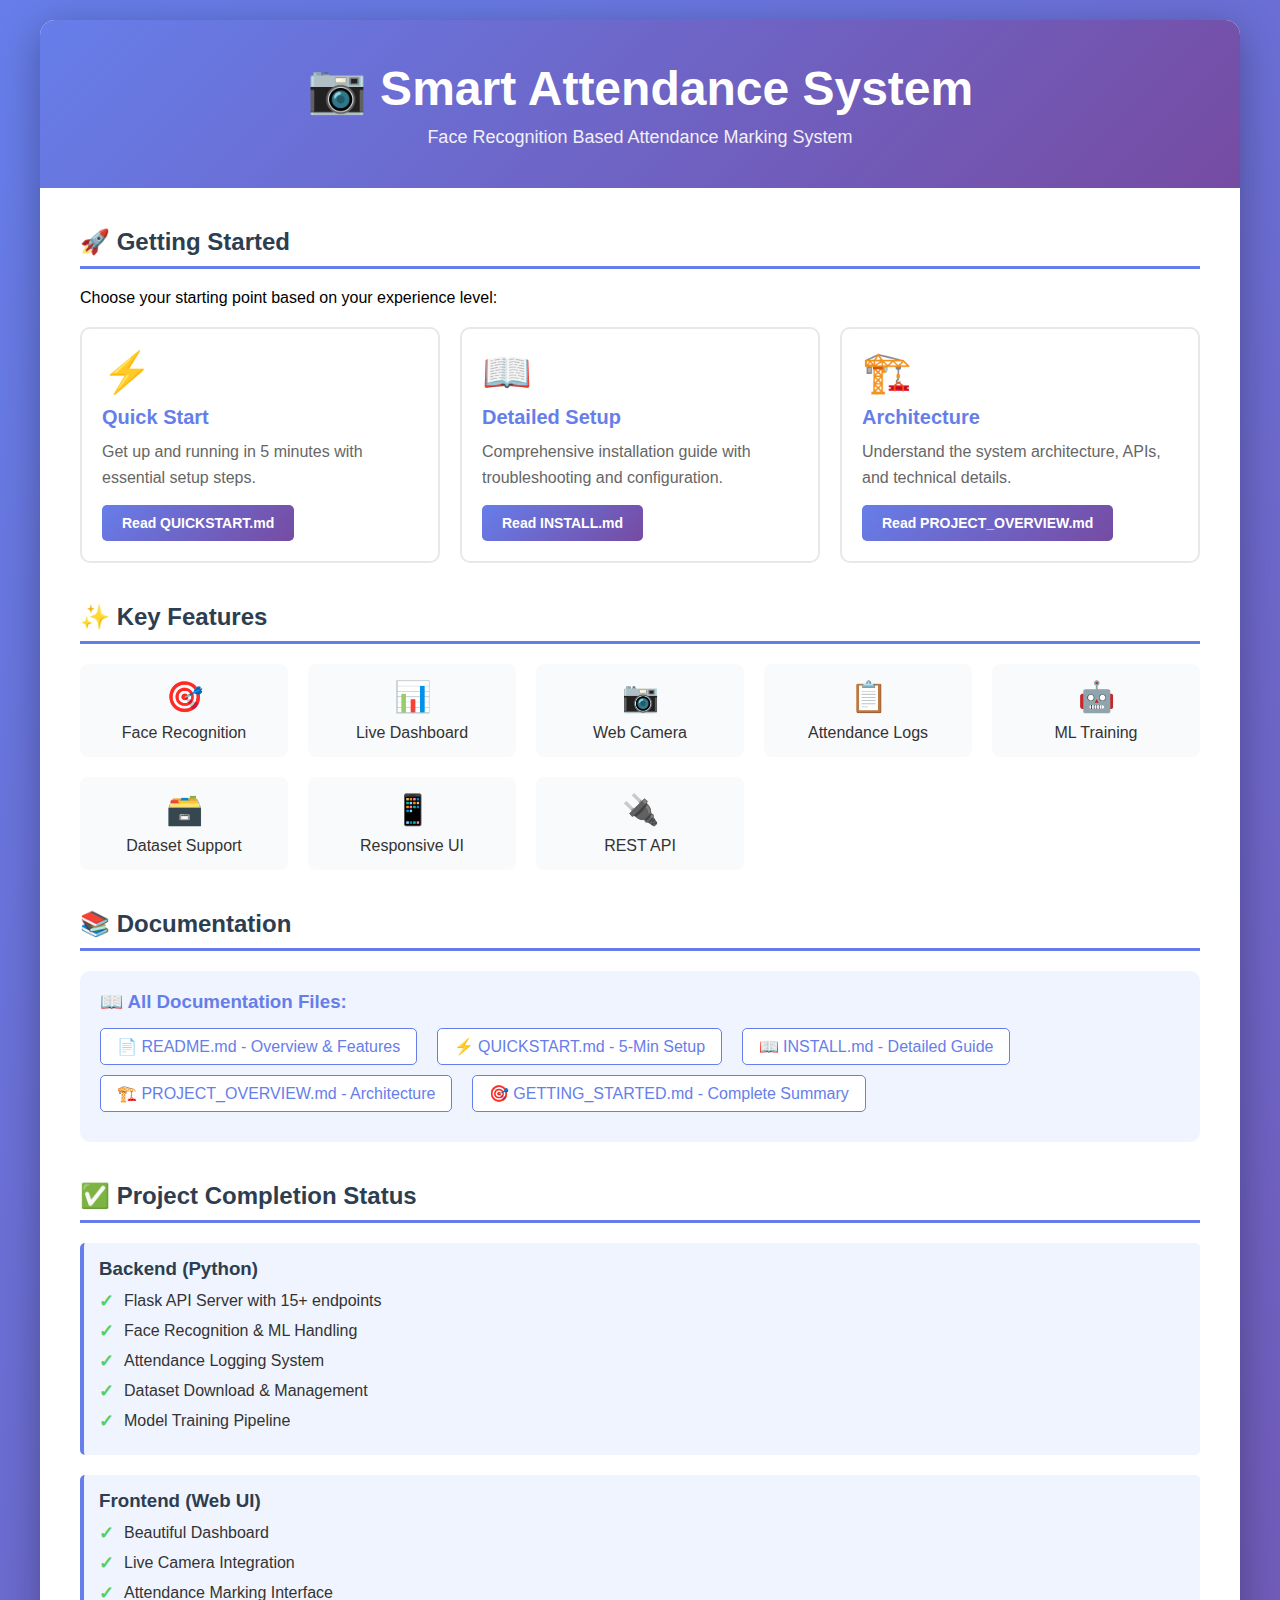
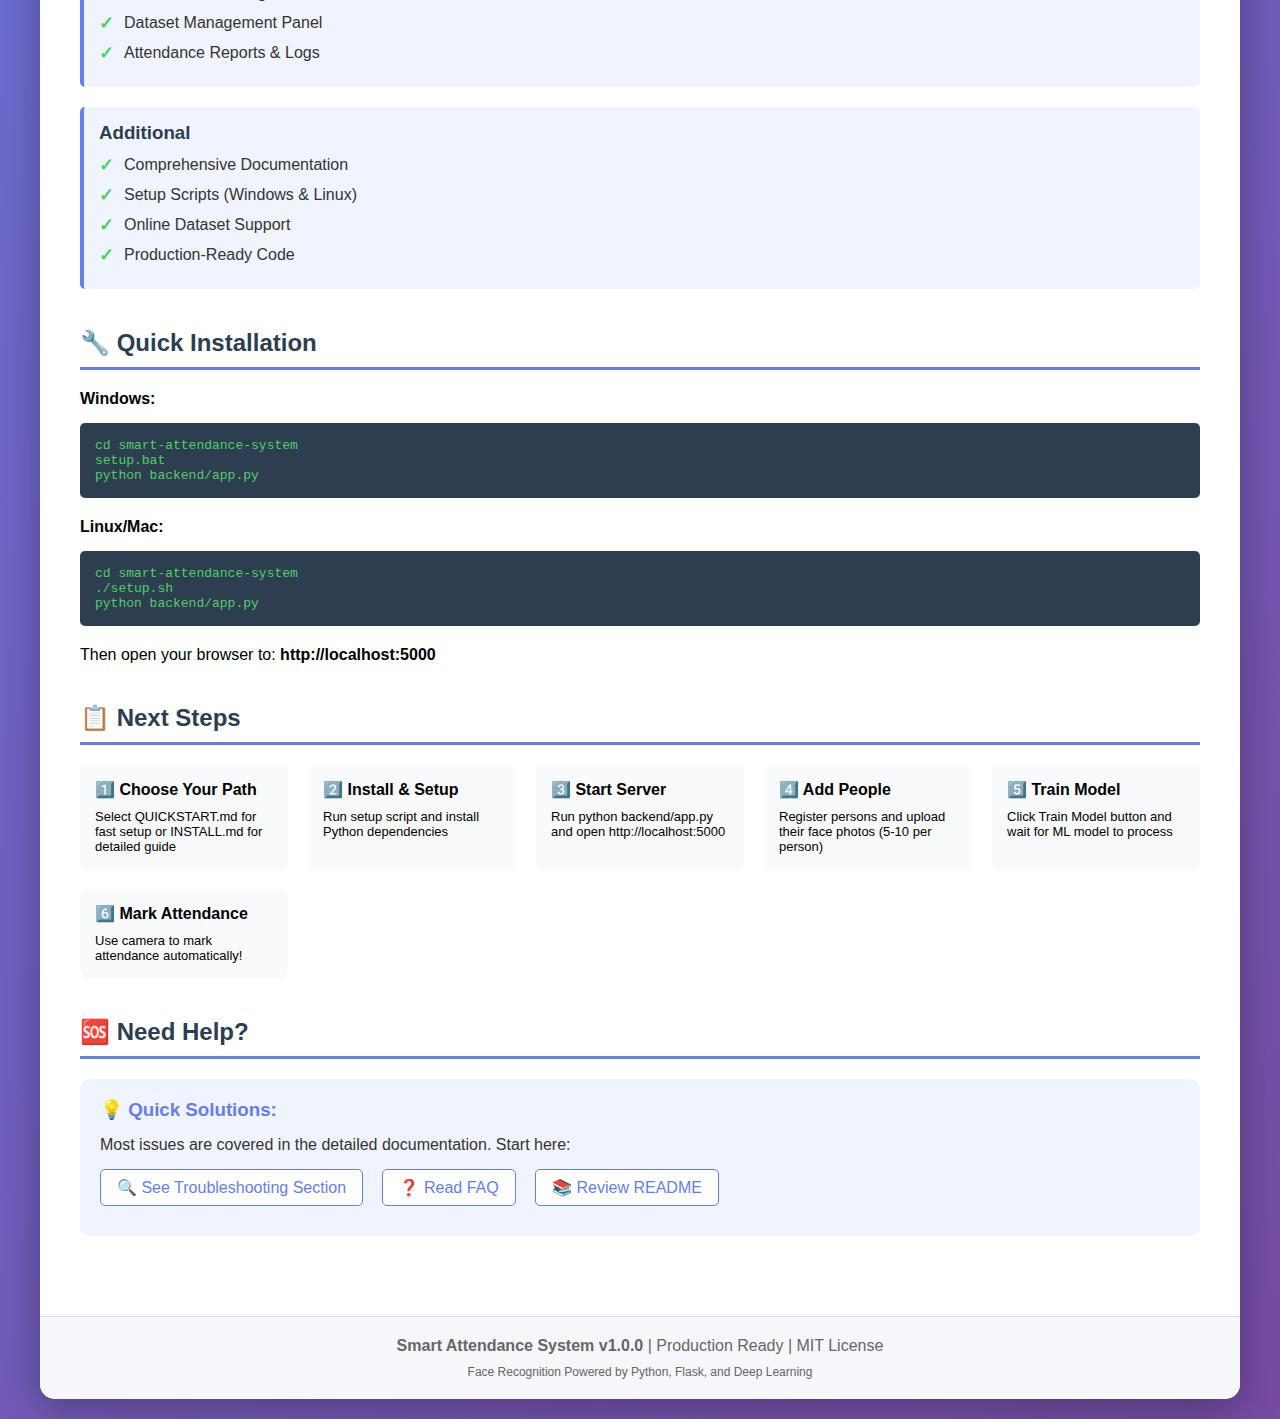
<file: smart-attendance-system/index.html>
<!DOCTYPE html>
<html lang="en">
<head>
    <meta charset="UTF-8">
    <meta name="viewport" content="width=device-width, initial-scale=1.0">
    <title>Smart Attendance System - Documentation</title>
    <style>
        * {
            margin: 0;
            padding: 0;
            box-sizing: border-box;
        }
        
        body {
            font-family: 'Segoe UI', Tahoma, Geneva, Verdana, sans-serif;
            background: linear-gradient(135deg, #667eea 0%, #764ba2 100%);
            min-height: 100vh;
            padding: 20px;
        }
        
        .container {
            max-width: 1200px;
            margin: 0 auto;
            background: white;
            border-radius: 15px;
            box-shadow: 0 10px 40px rgba(0, 0, 0, 0.3);
            overflow: hidden;
        }
        
        .header {
            background: linear-gradient(135deg, #667eea 0%, #764ba2 100%);
            color: white;
            padding: 40px;
            text-align: center;
        }
        
        .header h1 {
            font-size: 48px;
            margin-bottom: 10px;
        }
        
        .header p {
            font-size: 18px;
            opacity: 0.9;
        }
        
        .content {
            padding: 40px;
        }
        
        .section {
            margin-bottom: 40px;
        }
        
        .section h2 {
            color: #2c3e50;
            margin-bottom: 20px;
            border-bottom: 3px solid #667eea;
            padding-bottom: 10px;
        }
        
        .cards {
            display: grid;
            grid-template-columns: repeat(auto-fit, minmax(250px, 1fr));
            gap: 20px;
            margin-top: 20px;
        }
        
        .card {
            background: white;
            border: 2px solid #e8e8e8;
            border-radius: 10px;
            padding: 20px;
            transition: all 0.3s ease;
            cursor: pointer;
        }
        
        .card:hover {
            border-color: #667eea;
            box-shadow: 0 5px 15px rgba(102, 126, 234, 0.2);
            transform: translateY(-5px);
        }
        
        .card h3 {
            color: #667eea;
            margin-bottom: 10px;
            font-size: 20px;
        }
        
        .card p {
            color: #666;
            line-height: 1.6;
            margin-bottom: 15px;
        }
        
        .card-icon {
            font-size: 40px;
            margin-bottom: 10px;
        }
        
        .btn {
            display: inline-block;
            padding: 10px 20px;
            background: linear-gradient(135deg, #667eea 0%, #764ba2 100%);
            color: white;
            text-decoration: none;
            border-radius: 5px;
            transition: all 0.3s ease;
            border: none;
            cursor: pointer;
            font-size: 14px;
            font-weight: 600;
        }
        
        .btn:hover {
            transform: translateY(-2px);
            box-shadow: 0 5px 15px rgba(102, 126, 234, 0.4);
        }
        
        .features {
            display: grid;
            grid-template-columns: repeat(auto-fit, minmax(200px, 1fr));
            gap: 20px;
            margin-top: 20px;
        }
        
        .feature {
            padding: 15px;
            background: #f9fafb;
            border-radius: 8px;
            text-align: center;
        }
        
        .feature-icon {
            font-size: 30px;
            margin-bottom: 10px;
        }
        
        .feature-text {
            color: #333;
            font-weight: 500;
        }
        
        .quick-links {
            background: #f0f4ff;
            padding: 20px;
            border-radius: 10px;
            margin-top: 20px;
        }
        
        .quick-links h3 {
            color: #667eea;
            margin-bottom: 15px;
        }
        
        .quick-links a {
            display: inline-block;
            margin-right: 15px;
            margin-bottom: 10px;
            padding: 8px 16px;
            background: white;
            color: #667eea;
            text-decoration: none;
            border-radius: 5px;
            border: 1px solid #667eea;
            transition: all 0.3s ease;
        }
        
        .quick-links a:hover {
            background: #667eea;
            color: white;
        }
        
        .status {
            background: #f0f4ff;
            border-left: 4px solid #667eea;
            padding: 15px;
            border-radius: 5px;
            margin-top: 20px;
        }
        
        .status h3 {
            color: #2c3e50;
            margin-bottom: 10px;
        }
        
        .status-item {
            display: flex;
            align-items: center;
            margin: 8px 0;
            color: #333;
        }
        
        .status-item::before {
            content: "✓";
            color: #51cf66;
            font-weight: bold;
            margin-right: 10px;
            font-size: 18px;
        }
        
        .footer {
            background: #f5f7fa;
            padding: 20px;
            text-align: center;
            color: #666;
            border-top: 1px solid #ddd;
        }
        
        .code-block {
            background: #2c3e50;
            color: #51cf66;
            padding: 15px;
            border-radius: 5px;
            font-family: 'Courier New', monospace;
            font-size: 13px;
            overflow-x: auto;
            margin: 15px 0;
        }
    </style>
</head>
<body>
    <div class="container">
        <div class="header">
            <h1>📷 Smart Attendance System</h1>
            <p>Face Recognition Based Attendance Marking System</p>
        </div>
        
        <div class="content">
            <!-- Getting Started Section -->
            <div class="section">
                <h2>🚀 Getting Started</h2>
                <p>Choose your starting point based on your experience level:</p>
                
                <div class="cards">
                    <div class="card">
                        <div class="card-icon">⚡</div>
                        <h3>Quick Start</h3>
                        <p>Get up and running in 5 minutes with essential setup steps.</p>
                        <button class="btn" onclick="window.location.href='QUICKSTART.md'">Read QUICKSTART.md</button>
                    </div>
                    
                    <div class="card">
                        <div class="card-icon">📖</div>
                        <h3>Detailed Setup</h3>
                        <p>Comprehensive installation guide with troubleshooting and configuration.</p>
                        <button class="btn" onclick="window.location.href='INSTALL.md'">Read INSTALL.md</button>
                    </div>
                    
                    <div class="card">
                        <div class="card-icon">🏗️</div>
                        <h3>Architecture</h3>
                        <p>Understand the system architecture, APIs, and technical details.</p>
                        <button class="btn" onclick="window.location.href='PROJECT_OVERVIEW.md'">Read PROJECT_OVERVIEW.md</button>
                    </div>
                </div>
            </div>
            
            <!-- Key Features -->
            <div class="section">
                <h2>✨ Key Features</h2>
                <div class="features">
                    <div class="feature">
                        <div class="feature-icon">🎯</div>
                        <div class="feature-text">Face Recognition</div>
                    </div>
                    <div class="feature">
                        <div class="feature-icon">📊</div>
                        <div class="feature-text">Live Dashboard</div>
                    </div>
                    <div class="feature">
                        <div class="feature-icon">📷</div>
                        <div class="feature-text">Web Camera</div>
                    </div>
                    <div class="feature">
                        <div class="feature-icon">📋</div>
                        <div class="feature-text">Attendance Logs</div>
                    </div>
                    <div class="feature">
                        <div class="feature-icon">🤖</div>
                        <div class="feature-text">ML Training</div>
                    </div>
                    <div class="feature">
                        <div class="feature-icon">🗃️</div>
                        <div class="feature-text">Dataset Support</div>
                    </div>
                    <div class="feature">
                        <div class="feature-icon">📱</div>
                        <div class="feature-text">Responsive UI</div>
                    </div>
                    <div class="feature">
                        <div class="feature-icon">🔌</div>
                        <div class="feature-text">REST API</div>
                    </div>
                </div>
            </div>
            
            <!-- Quick Links -->
            <div class="section">
                <h2>📚 Documentation</h2>
                <div class="quick-links">
                    <h3>📖 All Documentation Files:</h3>
                    <a href="README.md">📄 README.md - Overview & Features</a>
                    <a href="QUICKSTART.md">⚡ QUICKSTART.md - 5-Min Setup</a>
                    <a href="INSTALL.md">📖 INSTALL.md - Detailed Guide</a>
                    <a href="PROJECT_OVERVIEW.md">🏗️ PROJECT_OVERVIEW.md - Architecture</a>
                    <a href="GETTING_STARTED.md">🎯 GETTING_STARTED.md - Complete Summary</a>
                </div>
            </div>
            
            <!-- Project Status -->
            <div class="section">
                <h2>✅ Project Completion Status</h2>
                <div class="status">
                    <h3>Backend (Python)</h3>
                    <div class="status-item">Flask API Server with 15+ endpoints</div>
                    <div class="status-item">Face Recognition & ML Handling</div>
                    <div class="status-item">Attendance Logging System</div>
                    <div class="status-item">Dataset Download & Management</div>
                    <div class="status-item">Model Training Pipeline</div>
                </div>
                
                <div class="status" style="margin-top: 20px;">
                    <h3>Frontend (Web UI)</h3>
                    <div class="status-item">Beautiful Dashboard</div>
                    <div class="status-item">Live Camera Integration</div>
                    <div class="status-item">Attendance Marking Interface</div>
                    <div class="status-item">Dataset Management Panel</div>
                    <div class="status-item">Attendance Reports & Logs</div>
                </div>
                
                <div class="status" style="margin-top: 20px;">
                    <h3>Additional</h3>
                    <div class="status-item">Comprehensive Documentation</div>
                    <div class="status-item">Setup Scripts (Windows & Linux)</div>
                    <div class="status-item">Online Dataset Support</div>
                    <div class="status-item">Production-Ready Code</div>
                </div>
            </div>
            
            <!-- Installation Command -->
            <div class="section">
                <h2>🔧 Quick Installation</h2>
                <p><strong>Windows:</strong></p>
                <div class="code-block">
cd smart-attendance-system<br>
setup.bat<br>
python backend/app.py
                </div>
                
                <p style="margin-top: 20px;"><strong>Linux/Mac:</strong></p>
                <div class="code-block">
cd smart-attendance-system<br>
./setup.sh<br>
python backend/app.py
                </div>
                
                <p style="margin-top: 20px;">Then open your browser to: <strong>http://localhost:5000</strong></p>
            </div>
            
            <!-- Next Steps -->
            <div class="section">
                <h2>📋 Next Steps</h2>
                <div class="features">
                    <div class="feature" style="text-align: left;">
                        <div style="font-weight: bold; margin-bottom: 10px;">1️⃣ Choose Your Path</div>
                        <p style="font-size: 13px;">Select QUICKSTART.md for fast setup or INSTALL.md for detailed guide</p>
                    </div>
                    <div class="feature" style="text-align: left;">
                        <div style="font-weight: bold; margin-bottom: 10px;">2️⃣ Install & Setup</div>
                        <p style="font-size: 13px;">Run setup script and install Python dependencies</p>
                    </div>
                    <div class="feature" style="text-align: left;">
                        <div style="font-weight: bold; margin-bottom: 10px;">3️⃣ Start Server</div>
                        <p style="font-size: 13px;">Run python backend/app.py and open http://localhost:5000</p>
                    </div>
                    <div class="feature" style="text-align: left;">
                        <div style="font-weight: bold; margin-bottom: 10px;">4️⃣ Add People</div>
                        <p style="font-size: 13px;">Register persons and upload their face photos (5-10 per person)</p>
                    </div>
                    <div class="feature" style="text-align: left;">
                        <div style="font-weight: bold; margin-bottom: 10px;">5️⃣ Train Model</div>
                        <p style="font-size: 13px;">Click Train Model button and wait for ML model to process</p>
                    </div>
                    <div class="feature" style="text-align: left;">
                        <div style="font-weight: bold; margin-bottom: 10px;">6️⃣ Mark Attendance</div>
                        <p style="font-size: 13px;">Use camera to mark attendance automatically!</p>
                    </div>
                </div>
            </div>
            
            <!-- Support Section -->
            <div class="section">
                <h2>🆘 Need Help?</h2>
                <div class="quick-links">
                    <h3>💡 Quick Solutions:</h3>
                    <p style="margin-bottom: 15px; color: #333;">
                        Most issues are covered in the detailed documentation. Start here:
                    </p>
                    <a href="INSTALL.md#troubleshooting">🔍 See Troubleshooting Section</a>
                    <a href="INSTALL.md#faq">❓ Read FAQ</a>
                    <a href="README.md">📚 Review README</a>
                </div>
            </div>
        </div>
        
        <div class="footer">
            <p><strong>Smart Attendance System v1.0.0</strong> | Production Ready | MIT License</p>
            <p style="margin-top: 10px; font-size: 12px;">Face Recognition Powered by Python, Flask, and Deep Learning</p>
        </div>
    </div>
</body>
</html>
</file>
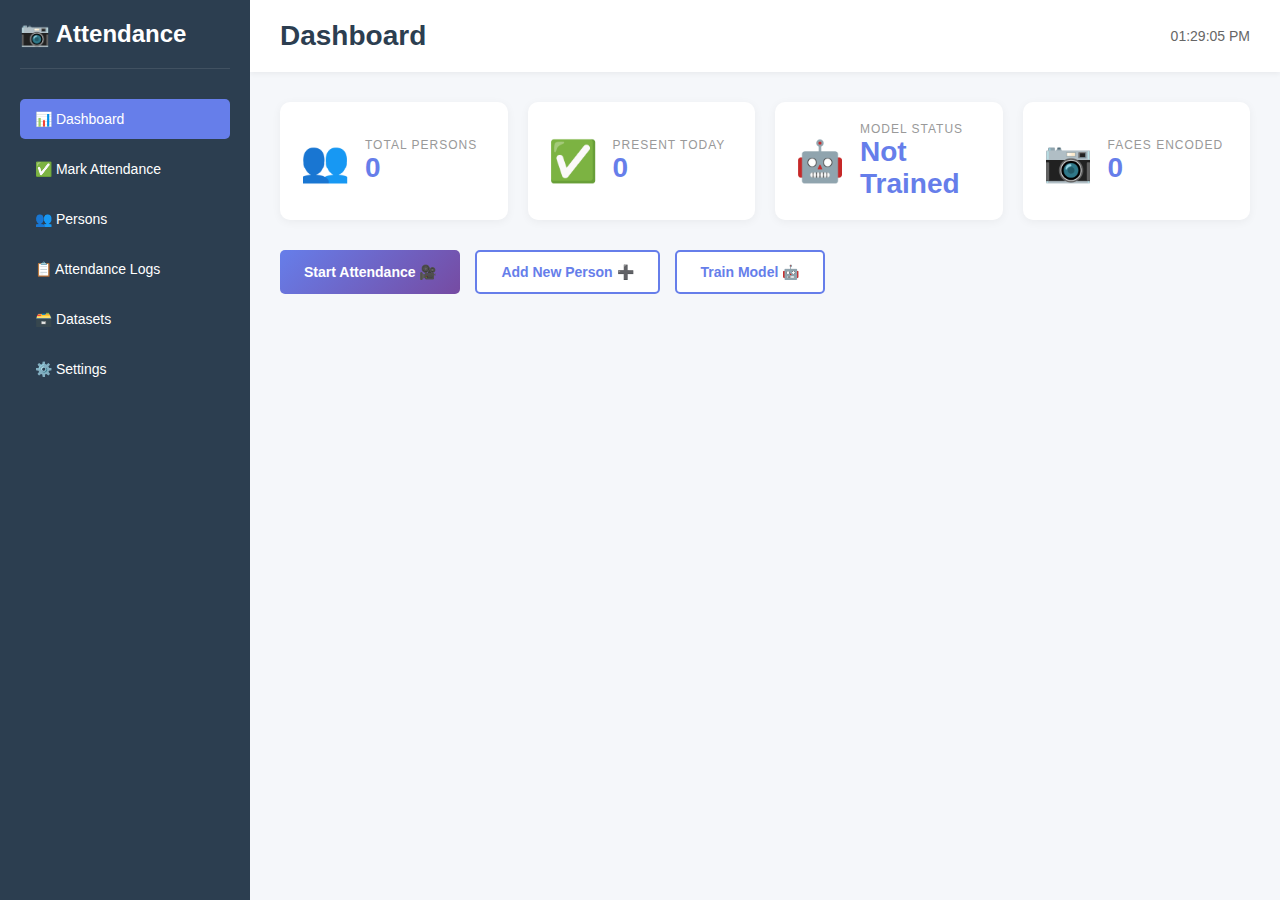
<file: smart-attendance-system/frontend/index.html>
<!DOCTYPE html>
<html lang="en">
<head>
    <meta charset="UTF-8">
    <meta name="viewport" content="width=device-width, initial-scale=1.0">
    <title>Smart Attendance System</title>
    <link rel="stylesheet" href="styles.css">
</head>
<body>
    <div class="container">
        <!-- Sidebar Navigation -->
        <aside class="sidebar">
            <div class="logo">
                <h1>📷 Attendance</h1>
            </div>
            <nav class="nav-menu">
                <button class="nav-btn active" data-section="dashboard">
                    📊 Dashboard
                </button>
                <button class="nav-btn" data-section="attendance">
                    ✅ Mark Attendance
                </button>
                <button class="nav-btn" data-section="persons">
                    👥 Persons
                </button>
                <button class="nav-btn" data-section="logs">
                    📋 Attendance Logs
                </button>
                <button class="nav-btn" data-section="datasets">
                    🗃️ Datasets
                </button>
                <button class="nav-btn" data-section="settings">
                    ⚙️ Settings
                </button>
            </nav>
        </aside>

        <!-- Main Content -->
        <main class="main-content">
            <!-- Header -->
            <header class="header">
                <h2 id="section-title">Dashboard</h2>
                <div class="header-info">
                    <span id="current-time"></span>
                </div>
            </header>

            <!-- Dashboard Section -->
            <section id="dashboard" class="content-section active">
                <div class="stats-grid">
                    <div class="stat-card">
                        <div class="stat-icon">👥</div>
                        <div class="stat-content">
                            <div class="stat-label">Total Persons</div>
                            <div class="stat-value" id="total-persons">0</div>
                        </div>
                    </div>
                    <div class="stat-card">
                        <div class="stat-icon">✅</div>
                        <div class="stat-content">
                            <div class="stat-label">Present Today</div>
                            <div class="stat-value" id="present-today">0</div>
                        </div>
                    </div>
                    <div class="stat-card">
                        <div class="stat-icon">🤖</div>
                        <div class="stat-content">
                            <div class="stat-label">Model Status</div>
                            <div class="stat-value" id="model-status">Not Trained</div>
                        </div>
                    </div>
                    <div class="stat-card">
                        <div class="stat-icon">📷</div>
                        <div class="stat-content">
                            <div class="stat-label">Faces Encoded</div>
                            <div class="stat-value" id="faces-encoded">0</div>
                        </div>
                    </div>
                </div>

                <div class="quick-actions">
                    <button class="btn btn-primary" onclick="navigateTo('attendance')">
                        Start Attendance 🎥
                    </button>
                    <button class="btn btn-secondary" onclick="navigateTo('persons')">
                        Add New Person ➕
                    </button>
                    <button class="btn btn-secondary" onclick="trainModel()">
                        Train Model 🤖
                    </button>
                </div>
            </section>

            <!-- Mark Attendance Section -->
            <section id="attendance" class="content-section">
                <div class="attendance-container">
                    <div class="camera-wrapper">
                        <video id="camera-feed" autoplay></video>
                        <canvas id="camera-canvas" style="display: none;"></canvas>
                        <button class="btn btn-primary capture-btn" onclick="captureAndMarkAttendance()">
                            📸 Capture Face
                        </button>
                    </div>
                    <div class="attendance-info">
                        <div class="info-card">
                            <h3>Last Recognized:</h3>
                            <p id="last-person">-</p>
                        </div>
                        <div class="info-card">
                            <h3>Time:</h3>
                            <p id="current-attendance-time">-</p>
                        </div>
                        <div class="info-card">
                            <h3>Status:</h3>
                            <p id="attendance-status">Ready</p>
                        </div>
                    </div>
                </div>
            </section>

            <!-- Persons Section -->
            <section id="persons" class="content-section">
                <div class="persons-header">
                    <h3>Registered Persons</h3>
                    <button class="btn btn-primary" onclick="openAddPersonModal()">➕ Add Person</button>
                </div>
                <div class="persons-grid" id="persons-grid"></div>
            </section>

            <!-- Attendance Logs Section -->
            <section id="logs" class="content-section">
                <div class="logs-header">
                    <h3>Attendance Logs</h3>
                    <input type="date" id="log-date" onchange="loadAttendanceLogs()">
                </div>
                <div class="logs-table-wrapper">
                    <table class="logs-table">
                        <thead>
                            <tr>
                                <th>Person Name</th>
                                <th>Check-in Time</th>
                                <th>Check-out Time</th>
                                <th>Duration</th>
                            </tr>
                        </thead>
                        <tbody id="logs-tbody">
                        </tbody>
                    </table>
                </div>
            </section>

            <!-- Datasets Section -->
            <section id="datasets" class="content-section">
                <div class="datasets-header">
                    <h3>Dataset Management</h3>
                </div>
                <div class="datasets-tabs">
                    <button class="tab-btn active" onclick="switchTab('available-datasets')">Available</button>
                    <button class="tab-btn" onclick="switchTab('upload-dataset')">Upload</button>
                </div>

                <!-- Available Datasets -->
                <div id="available-datasets" class="tab-content active">
                    <div class="datasets-grid" id="datasets-grid"></div>
                </div>

                <!-- Upload Dataset -->
                <div id="upload-dataset" class="tab-content">
                    <div class="upload-area" id="upload-area">
                        <div class="upload-icon">📁</div>
                        <p>Drag and drop your dataset ZIP file here</p>
                        <p style="font-size: 12px; color: #666;">or</p>
                        <input type="file" id="dataset-file" accept=".zip" style="display: none;" onchange="uploadDataset()">
                        <button class="btn btn-secondary" onclick="document.getElementById('dataset-file').click()">
                            Select File
                        </button>
                    </div>
                </div>
            </section>

            <!-- Settings Section -->
            <section id="settings" class="content-section">
                <div class="settings-container">
                    <h3>System Settings</h3>
                    <div class="settings-group">
                        <label>Application Version:</label>
                        <p>1.0.0</p>
                    </div>
                    <div class="settings-group">
                        <label>Model Configuration:</label>
                        <div class="settings-items">
                            <p>Face Detection Tolerance: 0.6</p>
                            <p>Min Faces for Recognition: 1</p>
                            <p>Min Confidence: 0.5</p>
                        </div>
                    </div>
                    <div class="settings-group">
                        <label>About:</label>
                        <p>Smart Attendance System v1.0.0</p>
                        <p>Powered by Face Recognition ML</p>
                    </div>
                </div>
            </section>
        </main>
    </div>

    <!-- Modals -->
    <!-- Add Person Modal -->
    <div id="add-person-modal" class="modal">
        <div class="modal-content">
            <div class="modal-header">
                <h3>Add New Person</h3>
                <button class="close-btn" onclick="closeModal('add-person-modal')">&times;</button>
            </div>
            <form onsubmit="addPerson(event)">
                <div class="form-group">
                    <label>Name:</label>
                    <input type="text" id="person-name" required placeholder="Enter person name">
                </div>
                <div class="form-actions">
                    <button type="submit" class="btn btn-primary">Create Person</button>
                    <button type="button" class="btn btn-secondary" onclick="closeModal('add-person-modal')">Cancel</button>
                </div>
            </form>
        </div>
    </div>

    <!-- Image Upload Modal -->
    <div id="upload-images-modal" class="modal">
        <div class="modal-content">
            <div class="modal-header">
                <h3>Upload Images for <span id="modal-person-name"></span></h3>
                <button class="close-btn" onclick="closeModal('upload-images-modal')">&times;</button>
            </div>
            <div class="form-group">
                <label>Select Images (5-10 recommended):</label>
                <input type="file" id="person-images" multiple accept="image/*" onchange="displaySelectedImages()">
                <div id="preview-images" class="preview-images"></div>
            </div>
            <div class="form-actions">
                <button class="btn btn-primary" onclick="uploadPersonImages()">Upload Images</button>
                <button class="btn btn-secondary" onclick="closeModal('upload-images-modal')">Cancel</button>
            </div>
        </div>
    </div>

    <!-- Scripts -->
    <script src="script.js"></script>
</body>
</html>
</file>
<file: smart-attendance-system/frontend/styles.css>
/* ==================== GENERAL STYLES ==================== */

* {
    margin: 0;
    padding: 0;
    box-sizing: border-box;
}

body {
    font-family: 'Segoe UI', Tahoma, Geneva, Verdana, sans-serif;
    background: linear-gradient(135deg, #667eea 0%, #764ba2 100%);
    color: #333;
    height: 100vh;
}

.container {
    display: flex;
    height: 100vh;
}

/* ==================== SIDEBAR ==================== */

.sidebar {
    width: 250px;
    background: #2c3e50;
    color: white;
    padding: 20px;
    box-shadow: 2px 0 5px rgba(0, 0, 0, 0.1);
    overflow-y: auto;
}

.logo {
    margin-bottom: 30px;
    padding-bottom: 20px;
    border-bottom: 1px solid rgba(255, 255, 255, 0.1);
}

.logo h1 {
    font-size: 24px;
    font-weight: 600;
}

.nav-menu {
    display: flex;
    flex-direction: column;
    gap: 10px;
}

.nav-btn {
    background: transparent;
    border: none;
    color: white;
    padding: 12px 15px;
    text-align: left;
    cursor: pointer;
    border-radius: 5px;
    transition: all 0.3s ease;
    font-size: 14px;
    font-weight: 500;
}

.nav-btn:hover {
    background: rgba(255, 255, 255, 0.1);
    transform: translateX(5px);
}

.nav-btn.active {
    background: #667eea;
    color: white;
}

/* ==================== MAIN CONTENT ==================== */

.main-content {
    flex: 1;
    display: flex;
    flex-direction: column;
    background: #f5f7fa;
    overflow: hidden;
}

.header {
    background: white;
    padding: 20px 30px;
    box-shadow: 0 2px 5px rgba(0, 0, 0, 0.05);
    display: flex;
    justify-content: space-between;
    align-items: center;
}

.header h2 {
    font-size: 28px;
    color: #2c3e50;
}

.header-info {
    font-size: 14px;
    color: #666;
}

/* ==================== CONTENT SECTIONS ==================== */

.content-section {
    flex: 1;
    padding: 30px;
    overflow-y: auto;
    display: none;
}

.content-section.active {
    display: block;
}

/* ==================== DASHBOARD ==================== */

.stats-grid {
    display: grid;
    grid-template-columns: repeat(auto-fit, minmax(220px, 1fr));
    gap: 20px;
    margin-bottom: 30px;
}

.stat-card {
    background: white;
    padding: 20px;
    border-radius: 10px;
    box-shadow: 0 2px 10px rgba(0, 0, 0, 0.05);
    display: flex;
    align-items: center;
    gap: 15px;
    transition: all 0.3s ease;
}

.stat-card:hover {
    transform: translateY(-5px);
    box-shadow: 0 5px 15px rgba(0, 0, 0, 0.1);
}

.stat-icon {
    font-size: 40px;
}

.stat-label {
    font-size: 12px;
    color: #999;
    text-transform: uppercase;
    letter-spacing: 1px;
}

.stat-value {
    font-size: 28px;
    font-weight: 700;
    color: #667eea;
}

.quick-actions {
    display: flex;
    gap: 15px;
    flex-wrap: wrap;
}

/* ==================== BUTTONS ==================== */

.btn {
    padding: 12px 24px;
    border: none;
    border-radius: 5px;
    cursor: pointer;
    font-weight: 600;
    transition: all 0.3s ease;
    font-size: 14px;
}

.btn-primary {
    background: linear-gradient(135deg, #667eea 0%, #764ba2 100%);
    color: white;
}

.btn-primary:hover {
    transform: translateY(-2px);
    box-shadow: 0 5px 15px rgba(102, 126, 234, 0.4);
}

.btn-secondary {
    background: white;
    color: #667eea;
    border: 2px solid #667eea;
}

.btn-secondary:hover {
    background: #667eea;
    color: white;
}

.btn:disabled {
    opacity: 0.5;
    cursor: not-allowed;
}

/* ==================== ATTENDANCE SECTION ==================== */

.attendance-container {
    display: grid;
    grid-template-columns: 2fr 1fr;
    gap: 20px;
    height: 100%;
}

.camera-wrapper {
    background: white;
    border-radius: 10px;
    overflow: hidden;
    box-shadow: 0 2px 10px rgba(0, 0, 0, 0.05);
    display: flex;
    flex-direction: column;
}

#camera-feed {
    width: 100%;
    height: 100%;
    object-fit: cover;
    background: #000;
}

.capture-btn {
    padding: 15px;
    font-size: 16px;
}

.info-card {
    background: white;
    padding: 20px;
    border-radius: 10px;
    box-shadow: 0 2px 10px rgba(0, 0, 0, 0.05);
}

.info-card h3 {
    font-size: 12px;
    color: #999;
    text-transform: uppercase;
    margin-bottom: 10px;
    letter-spacing: 1px;
}

.info-card p {
    font-size: 18px;
    font-weight: 600;
    color: #2c3e50;
}

/* ==================== PERSONS SECTION ==================== */

.persons-header {
    display: flex;
    justify-content: space-between;
    align-items: center;
    margin-bottom: 20px;
}

.persons-grid {
    display: grid;
    grid-template-columns: repeat(auto-fill, minmax(200px, 1fr));
    gap: 20px;
}

.person-card {
    background: white;
    border-radius: 10px;
    overflow: hidden;
    box-shadow: 0 2px 10px rgba(0, 0, 0, 0.05);
    transition: all 0.3s ease;
}

.person-card:hover {
    transform: translateY(-5px);
    box-shadow: 0 5px 15px rgba(0, 0, 0, 0.1);
}

.person-avatar {
    width: 100%;
    height: 150px;
    background: linear-gradient(135deg, #667eea 0%, #764ba2 100%);
    display: flex;
    align-items: center;
    justify-content: center;
    font-size: 60px;
    color: white;
}

.person-info {
    padding: 15px;
}

.person-name {
    font-size: 16px;
    font-weight: 600;
    margin-bottom: 8px;
    color: #2c3e50;
}

.person-images {
    font-size: 12px;
    color: #999;
    margin-bottom: 10px;
}

.person-actions {
    display: flex;
    gap: 8px;
}

.person-actions button {
    flex: 1;
    padding: 8px;
    border: 1px solid #ddd;
    background: white;
    border-radius: 5px;
    cursor: pointer;
    font-size: 12px;
    transition: all 0.3s ease;
}

.person-actions button:hover {
    background: #667eea;
    color: white;
    border-color: #667eea;
}

/* ==================== LOGS SECTION ==================== */

.logs-header {
    display: flex;
    justify-content: space-between;
    align-items: center;
    margin-bottom: 20px;
}

#log-date {
    padding: 10px 15px;
    border: 1px solid #ddd;
    border-radius: 5px;
    font-size: 14px;
}

.logs-table-wrapper {
    background: white;
    border-radius: 10px;
    overflow: hidden;
    box-shadow: 0 2px 10px rgba(0, 0, 0, 0.05);
    overflow-x: auto;
}

.logs-table {
    width: 100%;
    border-collapse: collapse;
}

.logs-table th {
    background: #f5f7fa;
    padding: 15px;
    text-align: left;
    font-weight: 600;
    color: #2c3e50;
    border-bottom: 1px solid #ddd;
}

.logs-table td {
    padding: 15px;
    border-bottom: 1px solid #ddd;
    color: #666;
}

.logs-table tbody tr:hover {
    background: #f9fafb;
}

/* ==================== DATASETS SECTION ==================== */

.datasets-header {
    margin-bottom: 20px;
}

.datasets-tabs {
    display: flex;
    gap: 10px;
    margin-bottom: 20px;
    border-bottom: 1px solid #ddd;
}

.tab-btn {
    padding: 12px 20px;
    background: transparent;
    border: none;
    cursor: pointer;
    font-weight: 600;
    color: #999;
    border-bottom: 3px solid transparent;
    transition: all 0.3s ease;
}

.tab-btn.active {
    color: #667eea;
    border-bottom-color: #667eea;
}

.tab-content {
    display: none;
}

.tab-content.active {
    display: block;
}

.datasets-grid {
    display: grid;
    grid-template-columns: repeat(auto-fill, minmax(250px, 1fr));
    gap: 20px;
}

.dataset-card {
    background: white;
    padding: 20px;
    border-radius: 10px;
    box-shadow: 0 2px 10px rgba(0, 0, 0, 0.05);
}

.dataset-card h4 {
    color: #2c3e50;
    margin-bottom: 10px;
}

.dataset-card p {
    font-size: 13px;
    color: #999;
    margin-bottom: 15px;
    line-height: 1.5;
}

.dataset-meta {
    font-size: 12px;
    color: #999;
    margin-bottom: 15px;
    padding: 10px;
    background: #f5f7fa;
    border-radius: 5px;
}

.upload-area {
    background: white;
    border: 2px dashed #ddd;
    border-radius: 10px;
    padding: 40px;
    text-align: center;
    cursor: pointer;
    transition: all 0.3s ease;
}

.upload-area:hover {
    border-color: #667eea;
    background: #f9f9ff;
}

.upload-icon {
    font-size: 60px;
    margin-bottom: 20px;
}

.preview-images {
    display: grid;
    grid-template-columns: repeat(auto-fill, minmax(100px, 1fr));
    gap: 10px;
    margin-top: 15px;
}

.preview-images img {
    width: 100%;
    height: 100px;
    object-fit: cover;
    border-radius: 5px;
}

/* ==================== SETTINGS SECTION ==================== */

.settings-container {
    background: white;
    padding: 30px;
    border-radius: 10px;
    box-shadow: 0 2px 10px rgba(0, 0, 0, 0.05);
}

.settings-group {
    margin-bottom: 20px;
    padding-bottom: 20px;
    border-bottom: 1px solid #ddd;
}

.settings-group label {
    font-weight: 600;
    color: #2c3e50;
    display: block;
    margin-bottom: 10px;
}

.settings-group p {
    color: #666;
    margin: 5px 0;
}

.settings-items {
    margin-left: 15px;
}

/* ==================== MODALS ==================== */

.modal {
    display: none;
    position: fixed;
    z-index: 1000;
    left: 0;
    top: 0;
    width: 100%;
    height: 100%;
    background: rgba(0, 0, 0, 0.5);
    animation: fadeIn 0.3s ease;
}

.modal.active {
    display: flex;
    align-items: center;
    justify-content: center;
}

.modal-content {
    background: white;
    padding: 30px;
    border-radius: 10px;
    box-shadow: 0 5px 20px rgba(0, 0, 0, 0.3);
    max-width: 600px;
    width: 90%;
    animation: slideIn 0.3s ease;
}

.modal-header {
    display: flex;
    justify-content: space-between;
    align-items: center;
    margin-bottom: 20px;
    border-bottom: 1px solid #ddd;
    padding-bottom: 15px;
}

.modal-header h3 {
    font-size: 20px;
    color: #2c3e50;
}

.close-btn {
    background: transparent;
    border: none;
    font-size: 28px;
    cursor: pointer;
    color: #999;
}

.close-btn:hover {
    color: #667eea;
}

/* ==================== FORMS ==================== */

.form-group {
    margin-bottom: 20px;
}

.form-group label {
    display: block;
    margin-bottom: 8px;
    font-weight: 600;
    color: #2c3e50;
}

.form-group input,
.form-group textarea {
    width: 100%;
    padding: 12px;
    border: 1px solid #ddd;
    border-radius: 5px;
    font-size: 14px;
    font-family: inherit;
}

.form-group input:focus,
.form-group textarea:focus {
    outline: none;
    border-color: #667eea;
    box-shadow: 0 0 0 3px rgba(102, 126, 234, 0.1);
}

.form-actions {
    display: flex;
    gap: 10px;
    justify-content: flex-end;
}

/* ==================== ANIMATIONS ==================== */

@keyframes fadeIn {
    from {
        opacity: 0;
    }
    to {
        opacity: 1;
    }
}

@keyframes slideIn {
    from {
        transform: translateY(-30px);
        opacity: 0;
    }
    to {
        transform: translateY(0);
        opacity: 1;
    }
}

/* ==================== SCROLLBAR ==================== */

::-webkit-scrollbar {
    width: 8px;
    height: 8px;
}

::-webkit-scrollbar-track {
    background: #f5f7fa;
}

::-webkit-scrollbar-thumb {
    background: #ddd;
    border-radius: 10px;
}

::-webkit-scrollbar-thumb:hover {
    background: #bbb;
}

/* ==================== RESPONSIVE ==================== */

@media (max-width: 768px) {
    .container {
        flex-direction: column;
    }

    .sidebar {
        width: 100%;
        display: flex;
        justify-content: space-between;
        padding: 10px 15px;
        height: auto;
        order: 2;
    }

    .logo {
        margin: 0;
        border: none;
    }

    .logo h1 {
        font-size: 18px;
    }

    .nav-menu {
        flex-direction: row;
        gap: 5px;
    }

    .nav-btn {
        padding: 8px 12px;
        font-size: 12px;
    }

    .main-content {
        order: 1;
    }

    .header {
        padding: 15px;
    }

    .content-section {
        padding: 15px;
    }

    .attendance-container {
        grid-template-columns: 1fr;
    }

    .stats-grid {
        grid-template-columns: repeat(2, 1fr);
    }

    .datasets-grid,
    .persons-grid {
        grid-template-columns: 1fr;
    }

    .attendance-info {
        display: flex;
        gap: 10px;
        flex-wrap: wrap;
    }

    .info-card {
        flex: 1;
        min-width: 150px;
    }
}
</file>
